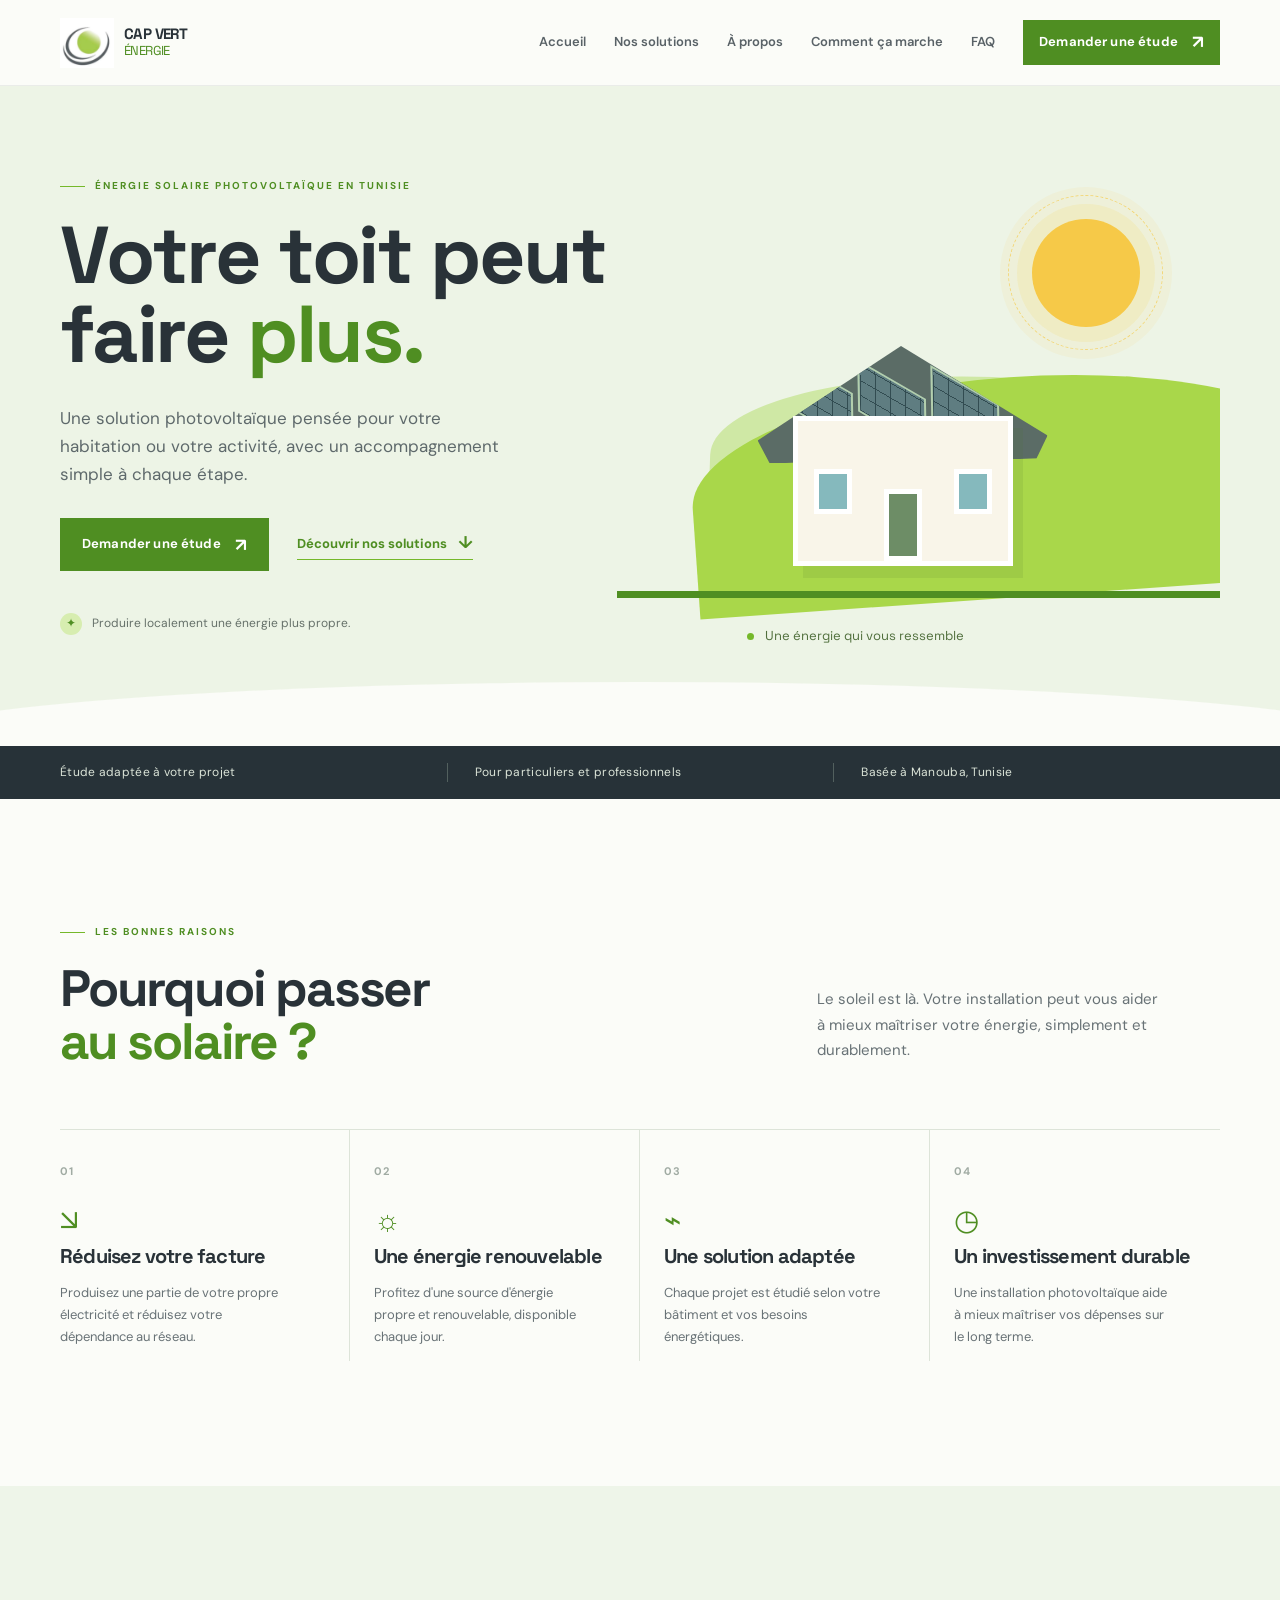
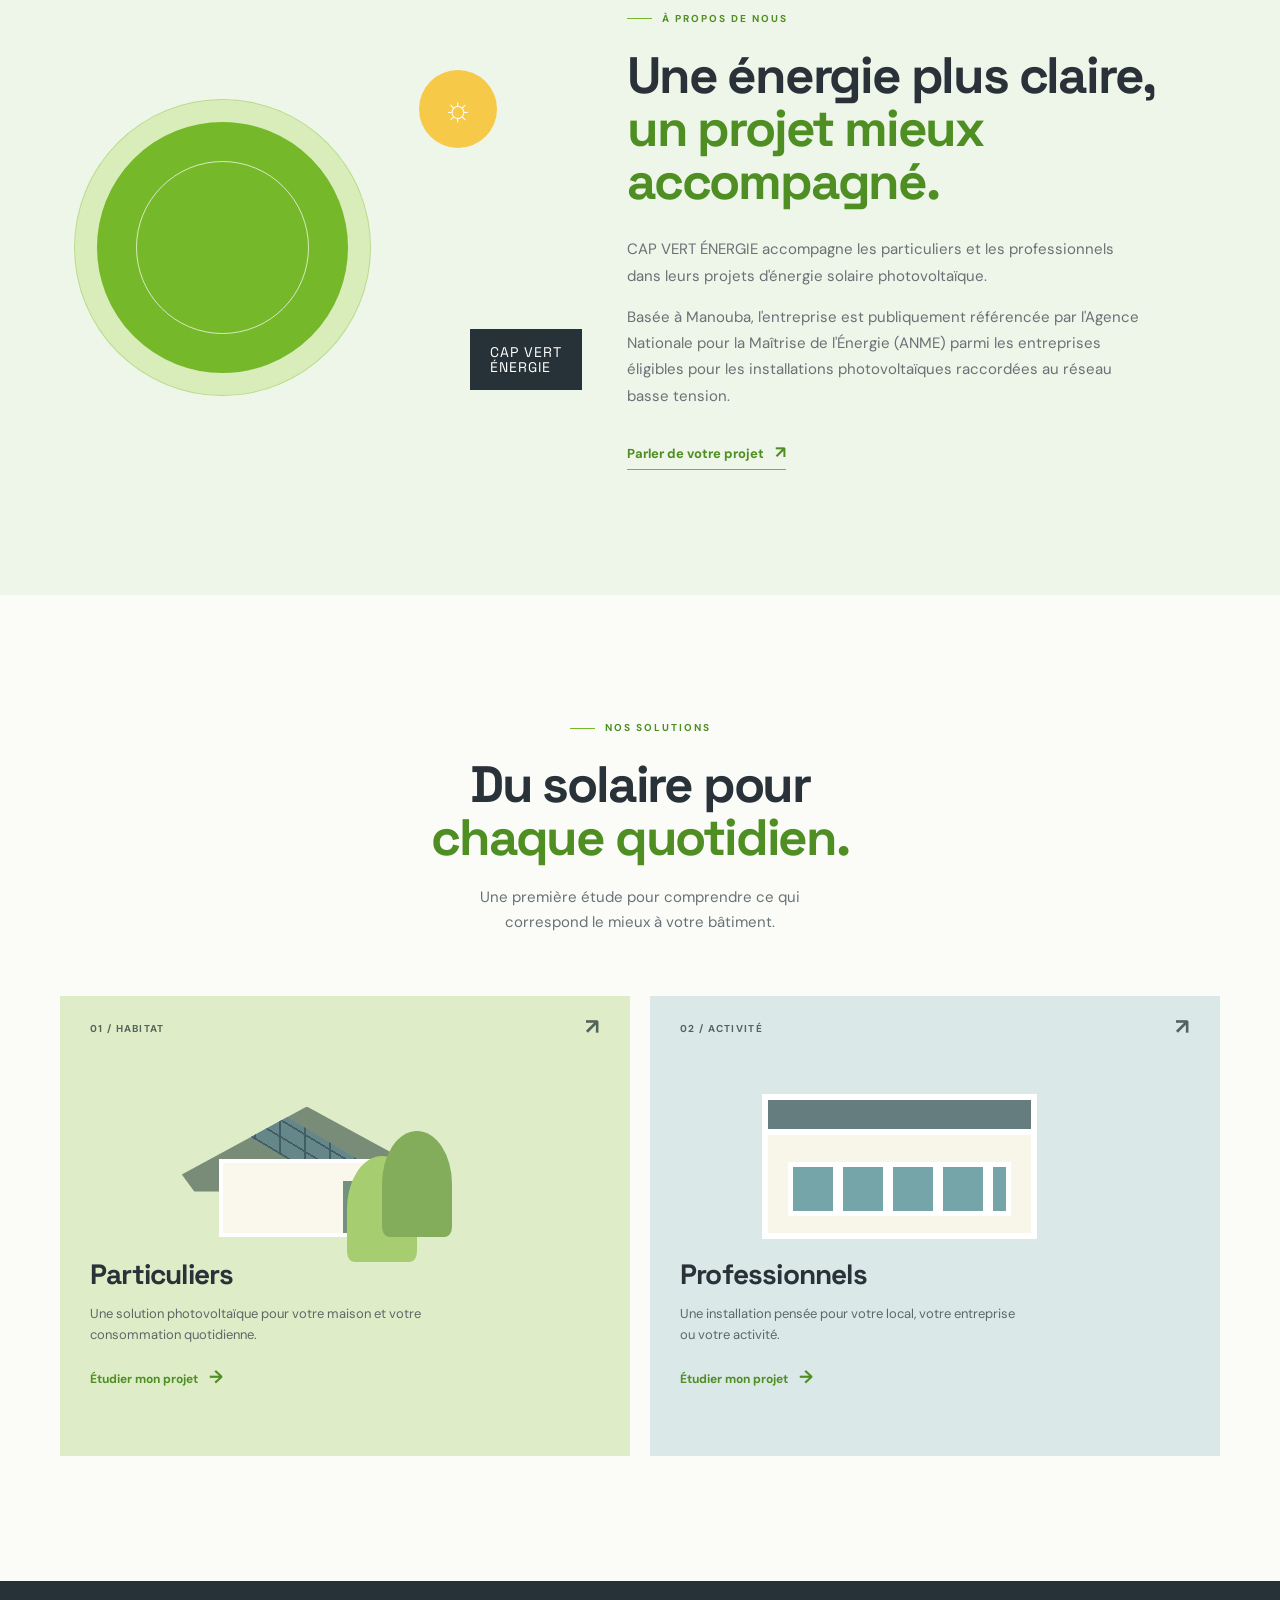
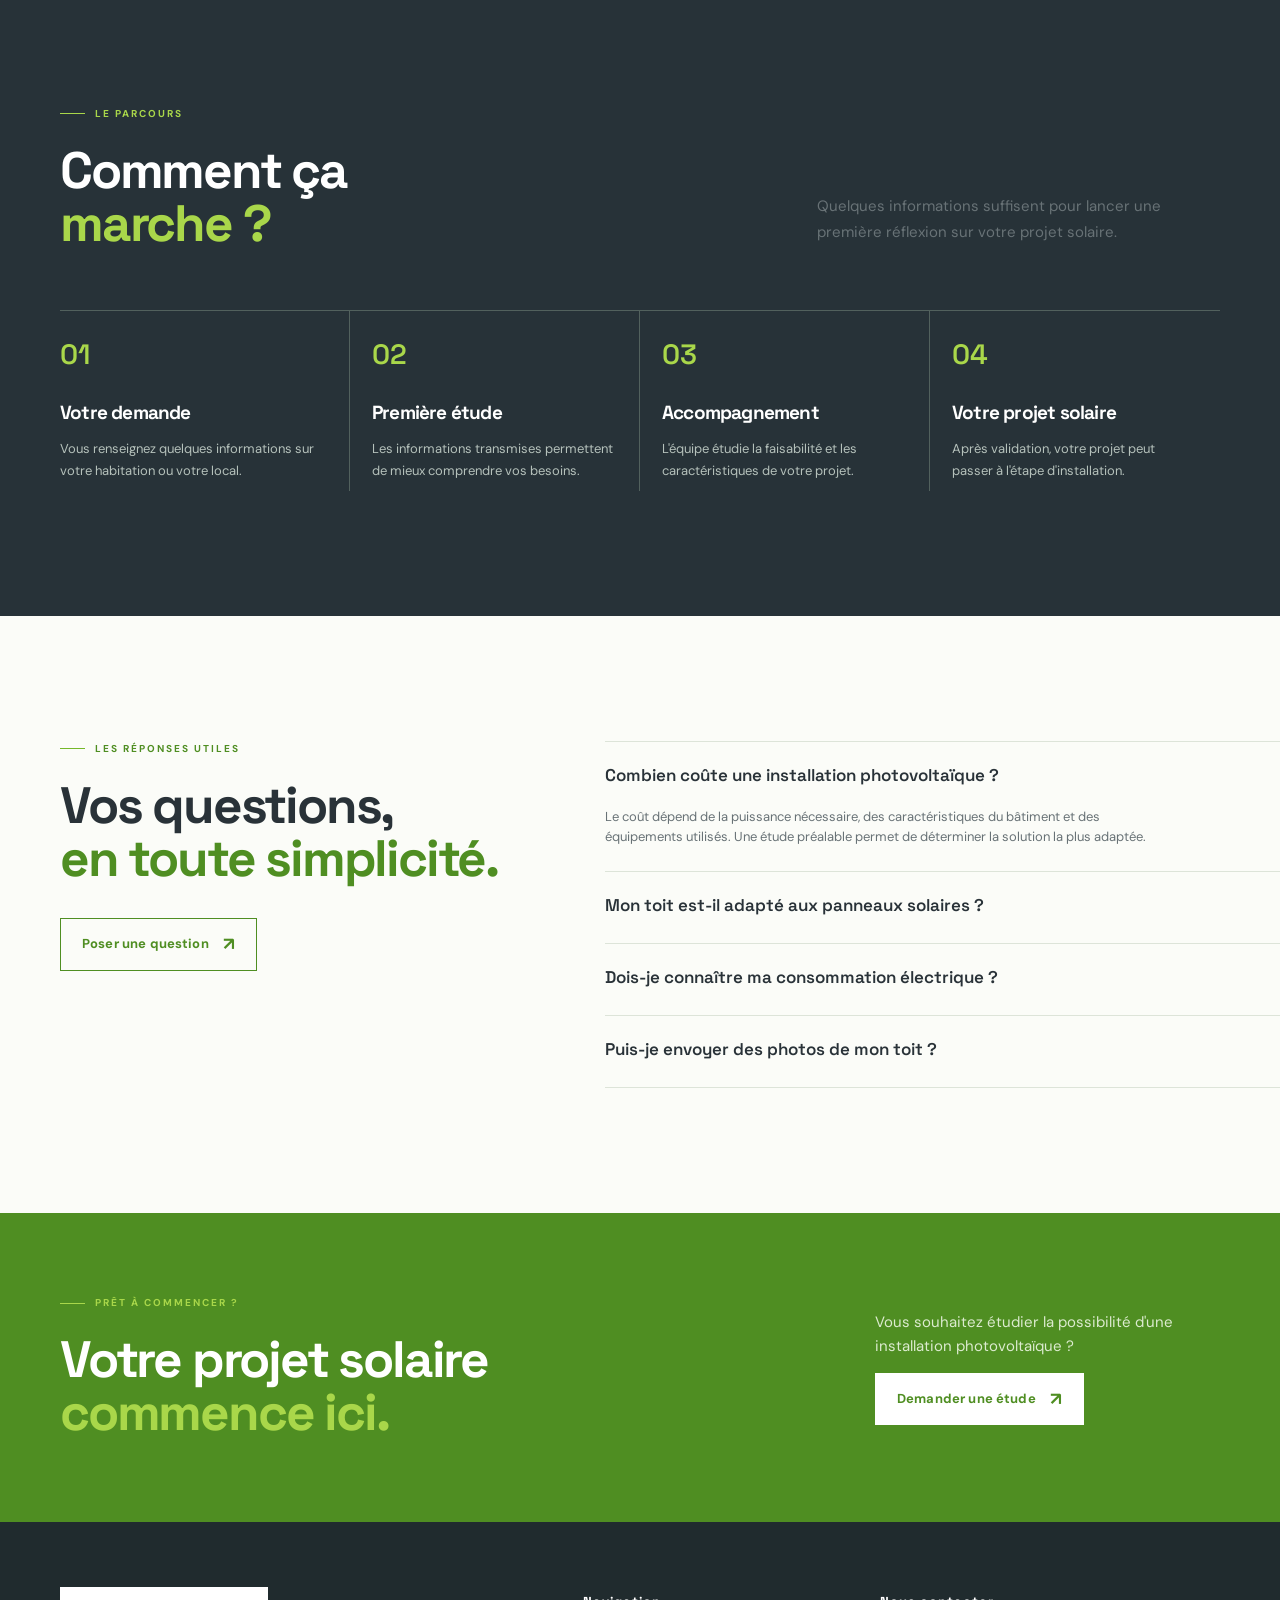
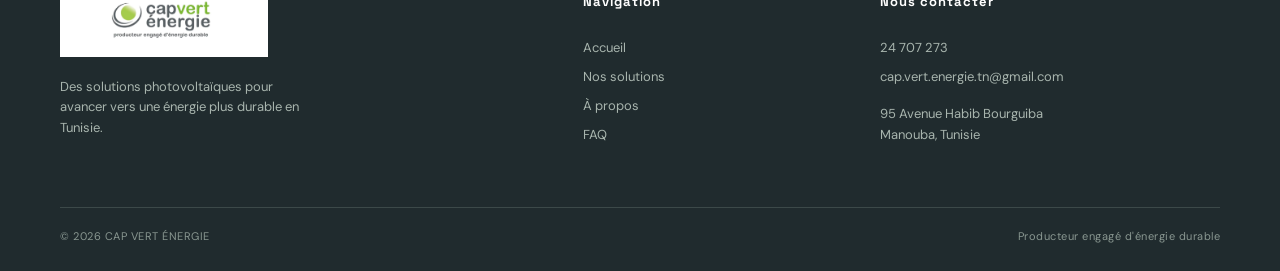
<file: index.html>
<!doctype html>
<html lang="fr">
<head>
  <meta charset="UTF-8">
  <meta name="viewport" content="width=device-width, initial-scale=1.0">
  <meta name="description" content="CAP VERT ÉNERGIE accompagne vos projets photovoltaïques en Tunisie.">
  <title>CAP VERT ÉNERGIE | Énergie solaire en Tunisie</title>
  <link rel="preconnect" href="https://fonts.googleapis.com">
  <link rel="preconnect" href="https://fonts.gstatic.com" crossorigin>
  <link href="https://fonts.googleapis.com/css2?family=DM+Sans:wght@400;500;600;700&family=Space+Grotesk:wght@500;600;700&display=swap" rel="stylesheet">
  <link rel="stylesheet" href="css/style.css">
</head>
<body>
  <a class="skip-link" href="#contenu">Aller au contenu</a>
  <header class="site-header">
    <div class="container nav-wrap">
      <a class="brand" href="index.html" aria-label="CAP VERT ÉNERGIE, accueil">
        <span class="brand-mark"><img src="logo.png" alt="CAP VERT ÉNERGIE" style="width:54px;max-width:100%;height:auto"></span>
        <span class="brand-name"><strong>CAP VERT</strong><span>ÉNERGIE</span></span>
      </a>
      <button class="menu-toggle" type="button" aria-expanded="false" aria-controls="site-nav"><span></span><span></span><span></span><b class="sr-only">Ouvrir le menu</b></button>
      <nav id="site-nav" class="site-nav" aria-label="Navigation principale">
        <a href="#accueil">Accueil</a>
        <a href="#solutions">Nos solutions</a>
        <a href="#apropos">À propos</a>
        <a href="#processus">Comment ça marche</a>
        <a href="#faq">FAQ</a>
        <a class="button button-small" href="demande.html">Demander une étude <span aria-hidden="true">↗</span></a>
      </nav>
    </div>
  </header>

  <main id="contenu">
    <section id="accueil" class="hero">
      <div class="sun-orbit" aria-hidden="true"></div>
      <div class="container hero-grid">
        <div class="hero-copy reveal">
          <p class="eyebrow"><span></span> Énergie solaire photovoltaïque en Tunisie</p>
          <h1>Votre toit peut faire <em>plus.</em></h1>
          <p class="hero-lead">Une solution photovoltaïque pensée pour votre habitation ou votre activité, avec un accompagnement simple à chaque étape.</p>
          <div class="hero-actions">
            <a class="button" href="demande.html">Demander une étude <span aria-hidden="true">↗</span></a>
            <a class="text-link" href="#solutions">Découvrir nos solutions <span aria-hidden="true">↓</span></a>
          </div>
          <div class="hero-note"><span class="note-icon">✦</span><span>Produire localement une énergie plus propre.</span></div>
        </div>
        <div class="solar-scene reveal" aria-label="Illustration d'une maison équipée de panneaux solaires">
          <div class="scene-sun"></div>
          <div class="scene-rays"></div>
          <div class="scene-hill hill-back"></div>
          <div class="scene-hill hill-front"></div>
          <div class="house">
            <div class="roof"><div class="panel panel-one"></div><div class="panel panel-two"></div><div class="panel panel-three"></div></div>
            <div class="house-body"><div class="window window-one"></div><div class="door"></div><div class="window window-two"></div></div>
          </div>
          <div class="scene-ground-line"></div>
          <div class="scene-label"><span class="label-dot"></span> Une énergie qui vous ressemble</div>
        </div>
      </div>
      <div class="hero-edge" aria-hidden="true"></div>
    </section>

    <section class="trust-strip" aria-label="Informations clés">
      <div class="container trust-grid"><span>Étude adaptée à votre projet</span><span>Pour particuliers et professionnels</span><span>Basée à Manouba, Tunisie</span></div>
    </section>

    <section class="section benefits" id="benefices">
      <div class="container">
        <div class="section-heading split-heading"><div><p class="eyebrow"><span></span> Les bonnes raisons</p><h2>Pourquoi passer<br><em>au solaire ?</em></h2></div><p>Le soleil est là. Votre installation peut vous aider à mieux maîtriser votre énergie, simplement et durablement.</p></div>
        <div class="benefit-grid">
          <article class="benefit"><span class="benefit-number">01</span><div class="benefit-icon">↘</div><h3>Réduisez votre facture</h3><p>Produisez une partie de votre propre électricité et réduisez votre dépendance au réseau.</p></article>
          <article class="benefit"><span class="benefit-number">02</span><div class="benefit-icon">☼</div><h3>Une énergie renouvelable</h3><p>Profitez d'une source d'énergie propre et renouvelable, disponible chaque jour.</p></article>
          <article class="benefit"><span class="benefit-number">03</span><div class="benefit-icon">⌁</div><h3>Une solution adaptée</h3><p>Chaque projet est étudié selon votre bâtiment et vos besoins énergétiques.</p></article>
          <article class="benefit"><span class="benefit-number">04</span><div class="benefit-icon">◷</div><h3>Un investissement durable</h3><p>Une installation photovoltaïque aide à mieux maîtriser vos dépenses sur le long terme.</p></article>
        </div>
      </div>
    </section>

    <section class="section about-section" id="apropos">
      <div class="container about-grid"><div class="about-visual"><div class="about-circle"></div><div class="about-sun">☼</div><span class="about-stamp">CAP VERT<br>ÉNERGIE</span></div><div class="about-copy"><p class="eyebrow"><span></span> À propos de nous</p><h2>Une énergie plus claire,<br><em>un projet mieux accompagné.</em></h2><p>CAP VERT ÉNERGIE accompagne les particuliers et les professionnels dans leurs projets d'énergie solaire photovoltaïque.</p><p>Basée à Manouba, l'entreprise est publiquement référencée par l'Agence Nationale pour la Maîtrise de l'Énergie (ANME) parmi les entreprises éligibles pour les installations photovoltaïques raccordées au réseau basse tension.</p><a class="text-link dark-link" href="demande.html">Parler de votre projet <span aria-hidden="true">↗</span></a></div></div>
    </section>

    <section class="section solutions" id="solutions">
      <div class="container"><div class="section-heading centered"><p class="eyebrow"><span></span> Nos solutions</p><h2>Du solaire pour<br><em>chaque quotidien.</em></h2><p>Une première étude pour comprendre ce qui correspond le mieux à votre bâtiment.</p></div><div class="solution-grid"><article class="solution-card home-card"><div class="card-top"><span>01 / HABITAT</span><span class="card-arrow">↗</span></div><div class="card-illustration"><div class="mini-house"><div class="mini-roof"></div><div class="mini-wall"></div><div class="mini-tree"></div></div></div><h3>Particuliers</h3><p>Une solution photovoltaïque pour votre maison et votre consommation quotidienne.</p><a href="demande.html">Étudier mon projet <span>→</span></a></article><article class="solution-card pro-card"><div class="card-top"><span>02 / ACTIVITÉ</span><span class="card-arrow">↗</span></div><div class="card-illustration"><div class="mini-building"><div class="mini-building-roof"></div><div class="mini-windows"></div></div></div><h3>Professionnels</h3><p>Une installation pensée pour votre local, votre entreprise ou votre activité.</p><a href="demande.html">Étudier mon projet <span>→</span></a></article></div></div>
    </section>

    <section class="section process-section" id="processus"><div class="container"><div class="section-heading split-heading process-heading"><div><p class="eyebrow"><span></span> Le parcours</p><h2>Comment ça<br><em>marche ?</em></h2></div><p>Quelques informations suffisent pour lancer une première réflexion sur votre projet solaire.</p></div><div class="process-grid"><article><span class="step-index">01</span><h3>Votre demande</h3><p>Vous renseignez quelques informations sur votre habitation ou votre local.</p></article><article><span class="step-index">02</span><h3>Première étude</h3><p>Les informations transmises permettent de mieux comprendre vos besoins.</p></article><article><span class="step-index">03</span><h3>Accompagnement</h3><p>L'équipe étudie la faisabilité et les caractéristiques de votre projet.</p></article><article><span class="step-index">04</span><h3>Votre projet solaire</h3><p>Après validation, votre projet peut passer à l'étape d'installation.</p></article></div></div></section>

    <section class="section faq-section" id="faq"><div class="container faq-grid"><div><p class="eyebrow"><span></span> Les réponses utiles</p><h2>Vos questions,<br><em>en toute simplicité.</em></h2><a class="button button-outline" href="demande.html">Poser une question <span aria-hidden="true">↗</span></a></div><div class="faq-list"><details open><summary>Combien coûte une installation photovoltaïque ? <span>+</span></summary><p>Le coût dépend de la puissance nécessaire, des caractéristiques du bâtiment et des équipements utilisés. Une étude préalable permet de déterminer la solution la plus adaptée.</p></details><details><summary>Mon toit est-il adapté aux panneaux solaires ? <span>+</span></summary><p>La surface disponible, l'orientation, l'inclinaison et l'ombrage sont notamment pris en compte.</p></details><details><summary>Dois-je connaître ma consommation électrique ? <span>+</span></summary><p>Non. Vous pouvez simplement renseigner les informations dont vous disposez.</p></details><details><summary>Puis-je envoyer des photos de mon toit ? <span>+</span></summary><p>Oui. Les photos peuvent fournir des informations supplémentaires sur la zone d'installation.</p></details></div></div></section>

    <section class="cta-section"><div class="container cta-inner"><div><p class="eyebrow light"><span></span> Prêt à commencer ?</p><h2>Votre projet solaire<br><em>commence ici.</em></h2></div><div><p>Vous souhaitez étudier la possibilité d'une installation photovoltaïque ?</p><a class="button button-light" href="demande.html">Demander une étude <span aria-hidden="true">↗</span></a></div></div></section>
  </main>

  <footer class="site-footer"><div class="container footer-grid"><div class="footer-brand"><img src="logo.jpg" alt="CAP VERT ÉNERGIE"><p>Des solutions photovoltaïques pour avancer vers une énergie plus durable en Tunisie.</p></div><div class="footer-links"><h3>Navigation</h3><a href="#accueil">Accueil</a><a href="#solutions">Nos solutions</a><a href="#apropos">À propos</a><a href="#faq">FAQ</a></div><div class="footer-contact"><h3>Nous contacter</h3><a href="tel:+21624707273">24 707 273</a><a href="mailto:cap.vert.energie.tn@gmail.com">cap.vert.energie.tn@gmail.com</a><p>95 Avenue Habib Bourguiba<br>Manouba, Tunisie</p></div></div><div class="container footer-bottom"><span>© 2026 CAP VERT ÉNERGIE</span><span>Producteur engagé d'énergie durable</span></div></footer>
  <script src="js/script.js"></script>
</body>
</html>
</file>
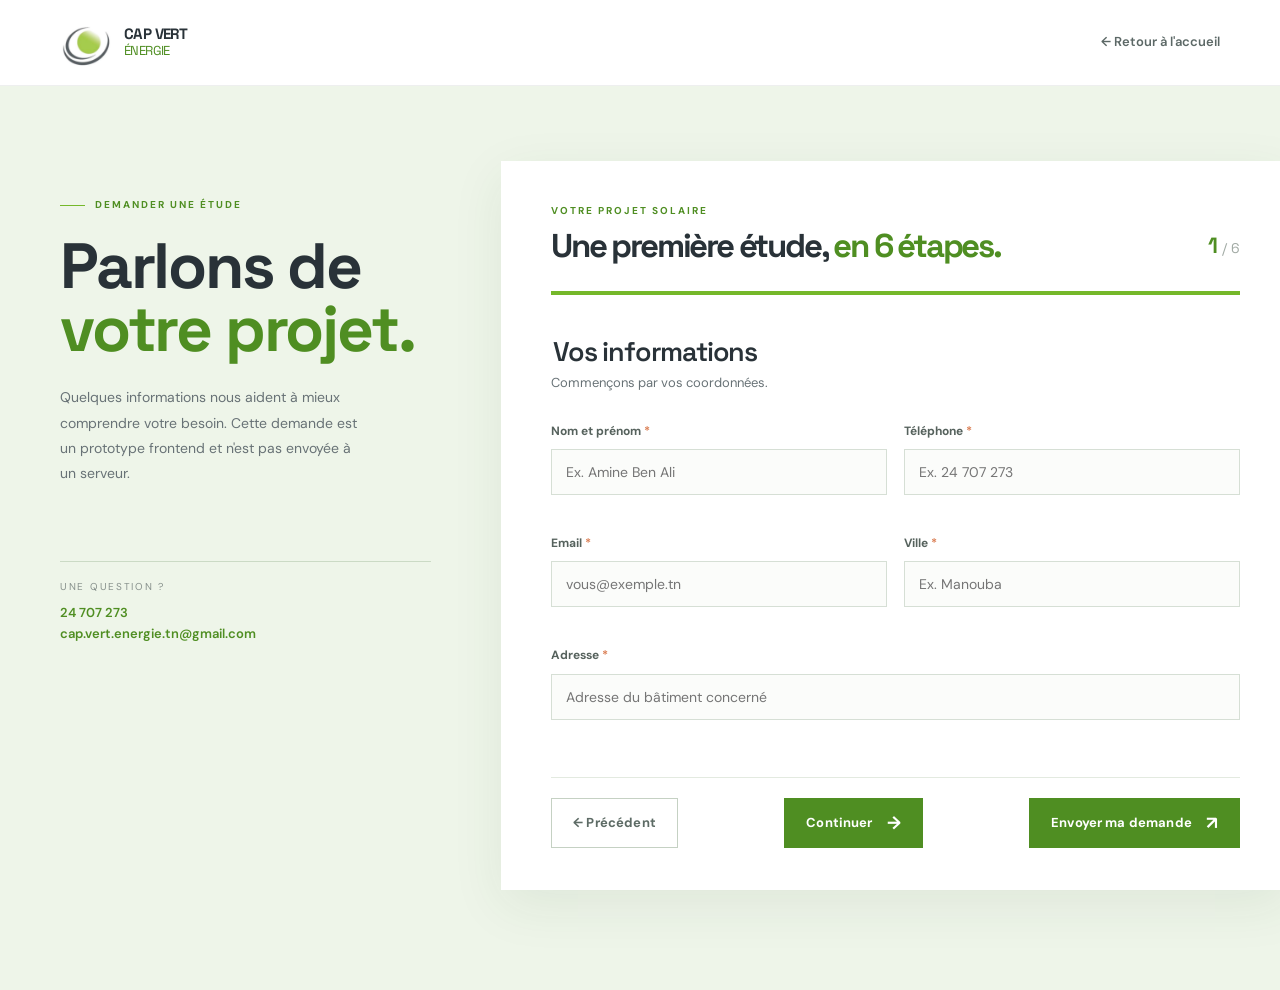
<file: demande.html>
<!doctype html>
<html lang="fr">
<head>
  <meta charset="UTF-8">
  <meta name="viewport" content="width=device-width, initial-scale=1.0">
  <meta name="description" content="Demandez une première étude photovoltaïque auprès de CAP VERT ÉNERGIE.">
  <title>Demander une étude | CAP VERT ÉNERGIE</title>
  <link rel="preconnect" href="https://fonts.googleapis.com">
  <link rel="preconnect" href="https://fonts.gstatic.com" crossorigin>
  <link href="https://fonts.googleapis.com/css2?family=DM+Sans:wght@400;500;600;700&family=Space+Grotesk:wght@500;600;700&display=swap" rel="stylesheet">
  <link rel="stylesheet" href="css/style.css">
</head>
<body class="form-page">
  <a class="skip-link" href="#contenu">Aller au contenu</a>
  <header class="site-header">
    <div class="container nav-wrap">
      <a class="brand" href="index.html" aria-label="CAP VERT ÉNERGIE, accueil"><span class="brand-mark"><img src="logo.png" alt="CAP VERT ÉNERGIE" style="width:54px;max-width:100%;height:auto"></span><span class="brand-name"><strong>CAP VERT</strong><span>ÉNERGIE</span></span></a>
      <a class="back-link" href="index.html"><span aria-hidden="true">←</span> Retour à l'accueil</a>
    </div>
  </header>
  <main id="contenu" class="form-main">
    <div class="container form-layout">
      <aside class="form-intro"><p class="eyebrow"><span></span> Demander une étude</p><h1>Parlons de<br><em>votre projet.</em></h1><p>Quelques informations nous aident à mieux comprendre votre besoin. Cette demande est un prototype frontend et n'est pas envoyée à un serveur.</p><div class="form-contact"><span>Une question ?</span><a href="tel:+21624707273">24 707 273</a><a href="mailto:cap.vert.energie.tn@gmail.com">cap.vert.energie.tn@gmail.com</a></div></aside>
      <section class="form-panel" aria-labelledby="form-title"><div class="form-panel-head"><div><p class="eyebrow">Votre projet solaire</p><h2 id="form-title">Une première étude, <em>en 6 étapes.</em></h2></div><span class="step-counter"><strong id="current-step">1</strong> / 6</span></div><div class="progress-bar"><span id="progress-fill"></span></div>
        <form id="project-form" novalidate>
          <fieldset class="form-step is-active" data-step="1"><legend>Vos informations</legend><p class="step-help">Commençons par vos coordonnées.</p><div class="field-grid"><label>Nom et prénom <span>*</span><input type="text" name="fullname" autocomplete="name" required placeholder="Ex. Amine Ben Ali"><small class="error-message"></small></label><label>Téléphone <span>*</span><input type="tel" name="phone" autocomplete="tel" required placeholder="Ex. 24 707 273"><small class="error-message"></small></label><label>Email <span>*</span><input type="email" name="email" autocomplete="email" required placeholder="vous@exemple.tn"><small class="error-message"></small></label><label>Ville <span>*</span><input type="text" name="city" autocomplete="address-level2" required placeholder="Ex. Manouba"><small class="error-message"></small></label><label class="full-width">Adresse <span>*</span><input type="text" name="address" autocomplete="street-address" required placeholder="Adresse du bâtiment concerné"><small class="error-message"></small></label></div></fieldset>
          <fieldset class="form-step" data-step="2"><legend>Votre propriété</legend><p class="step-help">Quelques détails sur le bâtiment concerné.</p><div class="field-grid"><label>Type de propriété <span>*</span><select name="propertyType" required><option value="">Sélectionner</option><option>Maison</option><option>Appartement</option><option>Local professionnel</option><option>Bâtiment industriel</option><option>Autre</option></select><small class="error-message"></small></label><label>Statut <span>*</span><select name="status" required><option value="">Sélectionner</option><option>Propriétaire</option><option>Locataire</option></select><small class="error-message"></small></label><label class="number-field">Surface approximative du bâtiment <span>*</span><div class="input-suffix"><input type="number" name="buildingArea" min="1" required placeholder="Ex. 120"><span>m²</span></div><small class="error-message"></small></label></div></fieldset>
          <fieldset class="form-step" data-step="3"><legend>Votre toiture</legend><p class="step-help">Ces éléments permettent de mieux imaginer la zone d'installation.</p><div class="field-grid"><label>Type de toiture <span>*</span><select name="roofType" required><option value="">Sélectionner</option><option>Plate</option><option>Inclinée</option><option>Autre</option><option>Je ne sais pas</option></select><small class="error-message"></small></label><label class="number-field">Surface approximative disponible <div class="input-suffix"><input type="number" name="roofArea" min="1" placeholder="Ex. 60"><span>m²</span></div><small class="error-message"></small></label><label>Orientation <span>*</span><select name="orientation" required><option value="">Sélectionner</option><option>Sud</option><option>Est</option><option>Ouest</option><option>Nord</option><option>Je ne sais pas</option></select><small class="error-message"></small></label><label>Présence d'ombre <span>*</span><select name="shade" required><option value="">Sélectionner</option><option>Oui</option><option>Non</option><option>Partiellement</option><option>Je ne sais pas</option></select><small class="error-message"></small></label></div></fieldset>
          <fieldset class="form-step" data-step="4"><legend>Votre consommation</legend><p class="step-help">Une estimation suffit, si vous l'avez sous la main.</p><div class="field-grid"><fieldset class="choice-field full-width"><legend>Connaissez-vous votre consommation électrique annuelle ? <span>*</span></legend><div class="choice-row"><label><input type="radio" name="knowsConsumption" value="Oui" required> Oui</label><label><input type="radio" name="knowsConsumption" value="Non"> Non</label></div><small class="error-message"></small></fieldset><label class="number-field">Consommation annuelle approximative <div class="input-suffix"><input type="number" name="annualConsumption" min="1" placeholder="Ex. 4500"><span>kWh</span></div><small class="error-message"></small></label><label class="number-field">Montant approximatif de la facture <div class="input-suffix"><input type="number" name="billAmount" min="1" placeholder="Ex. 180"><span>DT / mois</span></div><small class="error-message"></small></label></div></fieldset>
          <fieldset class="form-step" data-step="5"><legend>Quelques photos</legend><p class="step-help">Ajoutez des photos de votre toit ou de la zone d'installation. Elles restent dans votre navigateur pour ce prototype.</p><label class="upload-zone" for="photos"><span class="upload-icon">＋</span><strong>Choisir des photos</strong><span>JPG ou PNG, plusieurs fichiers possibles</span><input id="photos" type="file" name="photos" accept="image/png,image/jpeg" multiple></label><div id="photo-preview" class="photo-preview" aria-live="polite"></div></fieldset>
          <fieldset class="form-step" data-step="6"><legend>Votre projet</legend><p class="step-help">Une dernière précision avant de terminer.</p><label>Parlez-nous de votre projet<textarea name="message" rows="7" placeholder="Décrivez brièvement votre besoin ou ajoutez toute information qui pourrait nous être utile."></textarea></label><label class="consent"><input type="checkbox" name="consent" required><span>J'accepte que les informations saisies soient utilisées uniquement dans le cadre de cette démonstration frontend. <b>*</b></span></label><small class="error-message consent-error"></small></fieldset>
          <div class="form-actions"><button class="button button-ghost" type="button" id="previous-step" hidden>← Précédent</button><button class="button" type="button" id="next-step">Continuer <span aria-hidden="true">→</span></button><button class="button" type="submit" id="submit-form" hidden>Envoyer ma demande <span aria-hidden="true">↗</span></button></div>
        </form>
        <div id="success-message" class="success-message" hidden><div class="success-mark">✓</div><p class="eyebrow">C'est noté</p><h2>Votre demande a bien été enregistrée.</h2><p>Merci pour votre intérêt envers CAP VERT ÉNERGIE. Les informations de votre projet ont été prises en compte dans ce prototype.</p><a class="button" href="index.html">Retour à l'accueil <span aria-hidden="true">↗</span></a></div>
      </section>
    </div>
  </main>
  <script src="js/script.js"></script>
</body>
</html>
</file>
<file: css/style.css>
:root{--ink:#293238;--muted:#687276;--green:#75b82a;--green-dark:#4f8e22;--lime:#a9d74a;--sun:#f6c948;--paper:#fbfcf8;--line:#dde4d9;--dark:#273238;--white:#fff;--serif:'Space Grotesk',sans-serif;--body:'DM Sans',sans-serif}*{box-sizing:border-box}html{scroll-behavior:smooth}body{margin:0;color:var(--ink);background:var(--paper);font-family:var(--body);font-size:16px;line-height:1.6}body,button,input,select,textarea{font-family:var(--body)}a{color:inherit;text-decoration:none}button{cursor:pointer}img{max-width:100%;display:block}.container{width:min(1160px,calc(100% - 48px));margin:0 auto}.skip-link{position:absolute;left:20px;top:-50px;background:var(--dark);color:#fff;padding:10px 16px;z-index:100}.skip-link:focus{top:15px}.sr-only{position:absolute;width:1px;height:1px;padding:0;margin:-1px;overflow:hidden;clip:rect(0,0,0,0);white-space:nowrap;border:0}.site-header{height:86px;background:rgba(251,252,248,.95);border-bottom:1px solid rgba(41,50,56,.08);position:relative;z-index:10}.nav-wrap{height:100%;display:flex;align-items:center;justify-content:space-between}.brand{display:flex;align-items:center;gap:10px}.brand-mark{width:54px;height:50px;overflow:hidden;display:flex;align-items:center;justify-content:center}.brand-mark img{width:185px;max-width:none;height:auto}.brand-name{display:grid;color:var(--ink);font-family:var(--serif);font-size:14px;line-height:.95;letter-spacing:-.6px}.brand-name strong{font-size:15px}.brand-name span{font-size:13px;margin-top:4px;color:var(--green-dark)}.site-nav{display:flex;align-items:center;gap:28px;font-size:13px;font-weight:600;color:#596267}.site-nav a:not(.button):hover,.back-link:hover{color:var(--green-dark)}.button{display:inline-flex;align-items:center;justify-content:center;gap:14px;padding:15px 21px;background:var(--green-dark);border:1px solid var(--green-dark);color:#fff;font-size:13px;font-weight:700;letter-spacing:.15px;transition:transform .2s ease,background .2s ease,box-shadow .2s ease}.button:hover{background:#3e741b;transform:translateY(-2px);box-shadow:0 8px 20px rgba(79,142,34,.18)}.button-small{padding:11px 15px}.button span{font-size:18px;line-height:1}.menu-toggle{display:none;background:none;border:0;padding:10px}.menu-toggle span{display:block;width:24px;height:2px;background:var(--ink);margin:5px}.hero{position:relative;overflow:hidden;background:#edf4e6;min-height:660px;padding:92px 0 75px}.hero-grid{display:grid;grid-template-columns:48% 52%;align-items:center;position:relative;z-index:1}.hero-copy{padding-bottom:26px}.eyebrow{text-transform:uppercase;letter-spacing:2px;font-size:10px;font-weight:700;color:var(--green-dark);display:flex;align-items:center;gap:10px;margin:0 0 22px}.eyebrow span{display:inline-block;width:25px;height:1px;background:var(--green)}h1,h2,h3{font-family:var(--serif);letter-spacing:-2.2px;margin:0;color:var(--ink)}h1{font-size:clamp(52px,6.3vw,86px);line-height:.98;max-width:600px}h2{font-size:clamp(38px,4vw,58px);line-height:1.04}h3{letter-spacing:-.8px}em{color:var(--green-dark);font-style:normal}.hero-lead{font-size:17px;line-height:1.65;max-width:465px;color:#5e696b;margin:30px 0}.hero-actions{display:flex;align-items:center;gap:28px}.text-link{font-size:13px;font-weight:700;border-bottom:1px solid var(--green);padding-bottom:3px;color:var(--green-dark)}.text-link span{font-size:17px;padding-left:8px}.hero-note{display:flex;align-items:center;gap:10px;color:#66716a;font-size:12px;margin-top:42px}.note-icon{width:22px;height:22px;border-radius:50%;background:#d7edb0;color:var(--green-dark);display:inline-flex;align-items:center;justify-content:center}.solar-scene{height:470px;position:relative;overflow:hidden}.scene-sun{position:absolute;top:35px;right:80px;width:108px;height:108px;border-radius:50%;background:var(--sun);box-shadow:0 0 0 15px rgba(246,201,72,.14),0 0 0 32px rgba(246,201,72,.08)}.scene-rays{position:absolute;top:11px;right:57px;width:155px;height:155px;border:1px dashed rgba(246,201,72,.65);border-radius:50%}.scene-hill{position:absolute;border-radius:50% 50% 0 0}.hill-back{bottom:102px;right:-50px;width:560px;height:175px;background:#cfe8a5;transform:rotate(2deg)}.hill-front{bottom:57px;left:75px;width:650px;height:220px;background:#a9d74a;transform:rotate(-4deg)}.house{position:absolute;bottom:88px;left:140px;width:290px;height:220px;z-index:2}.roof{position:absolute;top:0;left:0;width:290px;height:115px;background:#5b6c66;clip-path:polygon(50% 0,100% 80%,96% 100%,4% 100%,0 80%);padding:26px 28px 0;display:flex;gap:5px;transform:rotate(-1deg)}.panel{height:52px;width:68px;background:repeating-linear-gradient(90deg,#314b51 0 1px,transparent 1px 15px),repeating-linear-gradient(0deg,#314b51 0 1px,transparent 1px 15px),#607f83;border:2px solid #b9d5b2;transform:skewY(31deg);opacity:.95}.panel-two{margin-top:7px}.panel-three{margin-top:14px}.house-body{position:absolute;left:36px;bottom:0;width:220px;height:150px;background:#f9f5e9;border:5px solid #fff;box-shadow:10px 12px 0 rgba(73,115,46,.12);display:flex;align-items:center;justify-content:space-around}.window{width:38px;height:45px;background:#85b9bd;border:5px solid #fff}.door{width:38px;height:72px;background:#6d8d66;border:5px solid #fff;align-self:flex-end}.scene-ground-line{position:absolute;bottom:56px;left:0;width:100%;height:7px;background:#4f8e22;z-index:3}.scene-label{position:absolute;bottom:8px;left:130px;font-family:var(--serif);font-size:13px;color:#4f6e3b;z-index:3}.label-dot{display:inline-block;width:7px;height:7px;border-radius:50%;background:var(--green);margin-right:8px}.hero-edge{position:absolute;bottom:-1px;left:-5%;width:110%;height:100px;background:var(--paper);clip-path:ellipse(55% 65% at 50% 100%)}.trust-strip{background:var(--dark);color:#dbe4d8;font-size:12px;letter-spacing:.3px}.trust-grid{display:grid;grid-template-columns:repeat(3,1fr);padding:17px 0}.trust-grid span{padding-left:27px;border-left:1px solid #52605e}.trust-grid span:first-child{border:0;padding-left:0}.section{padding:125px 0}.section-heading{margin-bottom:60px}.section-heading p:not(.eyebrow){max-width:345px;color:var(--muted);font-size:15px;line-height:1.7}.split-heading{display:flex;justify-content:space-between;align-items:end}.split-heading>p{margin:0 5% 5px 0}.benefit-grid{display:grid;grid-template-columns:repeat(4,1fr);border-top:1px solid var(--line)}.benefit{padding:27px 24px 12px 0;border-right:1px solid var(--line);position:relative}.benefit+.benefit{padding-left:24px}.benefit:last-child{border-right:0}.benefit-number{color:#a0aba3;font-size:11px;font-weight:700;letter-spacing:1px}.benefit-icon{color:var(--green-dark);font-size:29px;height:58px;padding-top:15px}.benefit h3{font-size:20px;margin-bottom:10px}.benefit p{font-size:13px;color:var(--muted);line-height:1.7;margin:0;max-width:220px}.about-section{background:#eef5e9}.about-grid{display:grid;grid-template-columns:45% 55%;align-items:center}.about-visual{height:370px;position:relative;overflow:hidden}.about-circle{position:absolute;left:15px;top:45px;width:295px;height:295px;border-radius:50%;background:var(--green);border:22px solid #d9edba;box-shadow:0 0 0 1px #b9db8b}.about-circle:after{content:'';position:absolute;inset:39px;border:1px solid rgba(255,255,255,.7);border-radius:50%}.about-sun{position:absolute;right:85px;top:15px;width:78px;height:78px;border-radius:50%;background:var(--sun);display:flex;align-items:center;justify-content:center;color:#fff;font-size:33px}.about-stamp{position:absolute;right:0;bottom:35px;padding:16px 20px;background:var(--dark);color:#fff;font-family:var(--serif);font-size:14px;line-height:1.05;letter-spacing:1px}.about-copy{padding-left:45px}.about-copy h2{margin-bottom:28px}.about-copy>p:not(.eyebrow){font-size:15px;color:var(--muted);max-width:520px;line-height:1.75}.dark-link{display:inline-block;margin-top:15px}.centered{text-align:center}.centered .eyebrow{justify-content:center}.centered>p:last-child{margin:20px auto 0}.solution-grid{display:grid;grid-template-columns:1fr 1fr;gap:20px}.solution-card{padding:25px 30px 30px;min-height:460px;position:relative;overflow:hidden}.home-card{background:#deedc8}.pro-card{background:#dae8e7}.card-top{display:flex;justify-content:space-between;color:#53645a;font-size:10px;font-weight:700;letter-spacing:1.3px;position:relative;z-index:2}.card-arrow{font-size:22px;line-height:12px}.card-illustration{height:215px;position:relative}.mini-house{position:absolute;left:18%;bottom:15px;width:250px;height:130px}.mini-roof{position:absolute;top:0;left:0;width:250px;height:85px;background:#798c78;clip-path:polygon(50% 0,100% 80%,95% 100%,5% 100%,0 80%)}.mini-roof:after{content:'';position:absolute;left:47px;top:20px;width:150px;height:42px;background:repeating-linear-gradient(90deg,#425e64 0 2px,transparent 2px 25px),repeating-linear-gradient(0deg,#425e64 0 2px,transparent 2px 17px),#66878a;transform:skewY(31deg)}.mini-wall{position:absolute;left:37px;bottom:0;width:175px;height:78px;background:#faf7ed;border:4px solid #fff}.mini-wall:after{content:'';position:absolute;right:16px;bottom:0;width:31px;height:52px;background:#72927d}.mini-tree{position:absolute;right:-20px;bottom:0;width:70px;height:106px;border-radius:50% 50% 10% 10%;background:#83ad5a;box-shadow:-35px 25px 0 #a6ce71}.mini-building{position:absolute;left:16%;bottom:13px;width:275px;height:145px;background:#f8f6e9;border:6px solid #fff}.mini-building-roof{height:35px;background:#667d80;border-bottom:6px solid #fff}.mini-windows{margin:27px 20px;height:54px;background:repeating-linear-gradient(90deg,#75a5a8 0 40px,#fff 40px 50px);border:5px solid #fff}.solution-card h3{font-size:28px;margin-bottom:8px}.solution-card p{font-size:13px;color:#5c6866;max-width:350px;margin:0 0 17px}.solution-card>a{font-size:12px;font-weight:700;color:var(--green-dark)}.solution-card>a span{font-size:18px;margin-left:8px}.process-section{background:var(--dark);color:#fff}.process-section h2{color:#fff}.process-section em{color:var(--lime)}.process-section .eyebrow,.light{color:var(--lime)}.process-section .eyebrow span,.light span{background:var(--lime)}.process-heading>p{color:#b5c1bb}.process-grid{display:grid;grid-template-columns:repeat(4,1fr);border-top:1px solid #52615d}.process-grid article{padding:25px 22px 8px 0;border-right:1px solid #52615d}.process-grid article+article{padding-left:22px}.process-grid article:last-child{border-right:0}.step-index{color:var(--lime);font:600 28px var(--serif)}.process-grid h3{color:#fff;font-size:19px;margin:26px 0 10px}.process-grid p{color:#b5c1bb;font-size:13px;line-height:1.7;margin:0}.faq-grid{display:grid;grid-template-columns:38% 62%;gap:9%;align-items:start}.faq-grid h2{margin-bottom:33px}.button-outline{background:transparent;color:var(--green-dark);border-color:var(--green-dark)}.faq-list{border-top:1px solid var(--line)}details{border-bottom:1px solid var(--line);padding:20px 0}summary{list-style:none;cursor:pointer;font-family:var(--serif);font-size:17px;font-weight:600;display:flex;justify-content:space-between;gap:20px}summary::-webkit-details-marker{display:none}summary span{font:400 24px var(--body);color:var(--green-dark);transition:transform .2s}details[open] summary span{transform:rotate(45deg)}details p{font-size:13px;color:var(--muted);max-width:570px;margin:14px 35px 3px 0}.cta-section{background:var(--green-dark);color:#fff;padding:82px 0}.cta-inner{display:flex;align-items:center;justify-content:space-between;gap:40px}.cta-inner h2{color:#fff}.cta-inner em{color:var(--lime)}.cta-inner>div:last-child{max-width:345px}.cta-inner>div:last-child p{font-size:15px;color:#dcebcf;margin-top:0}.button-light{background:#fff;border-color:#fff;color:var(--green-dark)}.button-light:hover{background:#eff8e6;color:var(--green-dark)}.site-footer{background:#202b2e;color:#d3ddd4;padding:65px 0 25px}.footer-grid{display:grid;grid-template-columns:2fr 1fr 1.5fr;gap:70px;padding-bottom:55px}.footer-brand img{width:208px;height:70px;object-fit:cover;object-position:center;background:#fff;margin-bottom:20px}.footer-brand p{color:#a8b5ae;font-size:13px;max-width:260px}.site-footer h3{color:#fff;font-size:13px;letter-spacing:1px;margin:5px 0 18px}.footer-links,.footer-contact{display:flex;flex-direction:column;align-items:flex-start;gap:8px;font-size:13px}.footer-links a,.footer-contact a,.footer-contact p{color:#a8b5ae}.footer-links a:hover,.footer-contact a:hover{color:var(--lime)}.footer-contact p{margin:8px 0 0}.footer-bottom{border-top:1px solid #3c4949;padding-top:20px;display:flex;justify-content:space-between;color:#899791;font-size:11px;letter-spacing:.5px}.reveal{animation:rise .75s ease both}@keyframes rise{from{opacity:0;transform:translateY(14px)}to{opacity:1;transform:none}}.form-page{background:#eef5e9;min-height:100vh}.form-page .site-header{background:#fff}.back-link{color:#5c6866;font-size:13px;font-weight:600}.form-main{padding:75px 0 100px}.form-layout{display:grid;grid-template-columns:32% 68%;align-items:start;gap:70px}.form-intro{padding-top:36px}.form-intro h1{font-size:clamp(48px,5vw,70px);margin-bottom:25px}.form-intro>p:not(.eyebrow){color:var(--muted);font-size:14px;line-height:1.8;max-width:300px}.form-contact{border-top:1px solid #cbdac5;margin-top:75px;padding-top:17px;display:flex;flex-direction:column;align-items:flex-start;font-size:13px}.form-contact span{font-size:10px;text-transform:uppercase;letter-spacing:1.7px;color:#87918c;margin-bottom:8px}.form-contact a{color:var(--green-dark);font-weight:600}.form-panel{background:#fff;padding:42px 50px;box-shadow:0 15px 50px rgba(43,71,39,.08)}.form-panel-head{display:flex;justify-content:space-between;align-items:end;margin-bottom:28px}.form-panel-head .eyebrow{margin-bottom:10px}.form-panel-head h2{font-size:33px}.step-counter{font-family:var(--serif);font-size:14px;color:#a1aaa4}.step-counter strong{font-size:22px;color:var(--green-dark)}.progress-bar{height:4px;background:#e9eee8;margin-bottom:39px}.progress-bar span{height:100%;display:block;background:var(--green);transition:width .3s ease}.form-step{display:none;border:0;padding:0;margin:0}.form-step.is-active{display:block;animation:rise .35s ease both}.form-step legend{font:600 27px var(--serif);letter-spacing:-1.2px;margin-bottom:4px}.step-help{font-size:13px;color:var(--muted);margin:0 0 28px}.field-grid{display:grid;grid-template-columns:1fr 1fr;gap:20px 17px}.field-grid label,.form-step>label{font-size:12px;font-weight:700;color:#56625d;display:block}.field-grid label>span,.form-step label>span,.choice-field legend span,.consent b{color:#db8057}.full-width{grid-column:1 / -1}input,select,textarea{display:block;width:100%;margin-top:8px;border:1px solid #d6dfd5;background:#fbfcfa;color:var(--ink);padding:13px 14px;font-size:14px;outline:none;border-radius:0;transition:border .2s,box-shadow .2s}input:focus,select:focus,textarea:focus{border-color:var(--green);box-shadow:0 0 0 3px rgba(117,184,42,.13)}textarea{resize:vertical;min-height:130px}.input-suffix{position:relative}.input-suffix input{padding-right:70px}.input-suffix span{position:absolute;right:12px;top:50%;transform:translateY(-30%);font-size:11px;color:#89938c}.error-message{display:block;color:#c4664b;font-size:11px;font-weight:400;min-height:16px;margin-top:3px}.has-error{border-color:#d2785b!important}.choice-field{border:0;padding:0;margin:0}.choice-field legend{font:700 12px var(--body);color:#56625d;margin:0 0 10px}.choice-row{display:flex;gap:12px}.choice-row label{border:1px solid #d6dfd5;padding:12px 17px;min-width:100px;cursor:pointer;font-size:13px;font-weight:500;display:flex;align-items:center;gap:8px}.choice-row input{width:auto;margin:0;accent-color:var(--green-dark)}.upload-zone{min-height:190px;border:1px dashed #b8cbb2;background:#fbfcfa;display:flex!important;flex-direction:column;align-items:center;justify-content:center;gap:5px;cursor:pointer;text-align:center}.upload-zone:hover{border-color:var(--green);background:#f6faef}.upload-zone strong{font-size:14px;color:var(--green-dark)}.upload-zone>span:last-of-type{font-size:11px;font-weight:400;color:#8b968f}.upload-icon{display:flex;align-items:center;justify-content:center;width:36px;height:36px;border-radius:50%;background:#e3f1d2;color:var(--green-dark);font-size:24px;font-weight:400;margin-bottom:5px}.upload-zone input{display:none}.photo-preview{display:flex;gap:10px;flex-wrap:wrap;margin-top:15px}.photo-preview img{width:80px;height:65px;object-fit:cover;border:2px solid #e4ecdf}.consent{display:flex!important;gap:10px;align-items:flex-start;margin-top:22px;color:#78827c!important;font-weight:400!important;line-height:1.5}.consent input{width:auto;margin:3px 0 0;accent-color:var(--green-dark)}.consent span{color:#78827c!important}.form-actions{display:flex;justify-content:space-between;margin-top:38px;padding-top:20px;border-top:1px solid #e3eae0}.button-ghost{background:transparent;color:#5d6b65;border-color:#c5d1c3}.button-ghost:hover{background:#f1f6ee;color:var(--green-dark);box-shadow:none}.form-actions #next-step,.form-actions #submit-form{margin-left:auto}.success-message{text-align:center;padding:60px 20px 30px}.success-mark{width:62px;height:62px;border-radius:50%;background:#e2f3ca;color:var(--green-dark);display:flex;align-items:center;justify-content:center;font-size:32px;margin:0 auto 25px}.success-message .eyebrow{justify-content:center}.success-message h2{font-size:38px;max-width:500px;margin:0 auto 18px}.success-message>p:not(.eyebrow){color:var(--muted);max-width:470px;margin:0 auto 27px;font-size:14px}
@media (max-width:900px){.container{width:min(100% - 36px,680px)}.site-nav{gap:16px}.site-nav a:not(.button){display:none}.hero{padding-top:70px}.hero-grid{grid-template-columns:1fr}.hero-copy{padding-bottom:40px}.solar-scene{height:390px;max-width:600px;width:100%;margin:auto}.benefit-grid{grid-template-columns:1fr 1fr}.benefit:nth-child(2){border-right:0}.benefit:nth-child(n+3){border-top:1px solid var(--line);padding-top:25px}.benefit:nth-child(3){padding-left:0}.about-grid{grid-template-columns:1fr}.about-visual{max-width:500px}.about-copy{padding:55px 0 0}.solution-grid{grid-template-columns:1fr}.process-grid{grid-template-columns:1fr 1fr}.process-grid article:nth-child(2){border-right:0}.process-grid article:nth-child(n+3){border-top:1px solid #52615d;padding-top:25px}.cta-inner{align-items:flex-start;flex-direction:column}.form-layout{grid-template-columns:1fr;gap:25px}.form-intro{padding-top:0}.form-contact{margin-top:25px}.form-panel{padding:35px 28px}.footer-grid{gap:30px}}
@media (max-width:600px){.container{width:calc(100% - 32px)}.site-header{height:74px}.brand-mark{width:43px;height:43px}.brand-mark img{width:157px}.brand-name strong{font-size:13px}.brand-name span{font-size:11px}.menu-toggle{display:block}.site-nav{position:absolute;display:flex;visibility:hidden;opacity:0;transform:translateY(-8px);top:74px;left:0;width:100%;padding:20px 16px 24px;background:#fff;border-bottom:1px solid var(--line);flex-direction:column;align-items:stretch;gap:0;transition:.2s}.site-nav.is-open{visibility:visible;opacity:1;transform:none}.site-nav a:not(.button){display:block;padding:11px 0;border-bottom:1px solid #eef2ec}.site-nav .button{margin-top:15px;text-align:center}.hero{padding:58px 0 50px;min-height:auto}.hero h1{font-size:50px}.hero-lead{font-size:15px;margin:22px 0}.hero-actions{align-items:flex-start;flex-direction:column;gap:20px}.hero-note{margin-top:30px}.solar-scene{height:295px;transform:scale(.83);transform-origin:left top;width:120%;margin-bottom:-45px}.scene-sun{right:45px}.house{left:85px}.scene-label{left:75px}.trust-grid{grid-template-columns:1fr;gap:11px;padding:16px 0}.trust-grid span{padding-left:15px;border-left:2px solid var(--green)!important}.section{padding:82px 0}.split-heading{display:block}.split-heading>p{margin:24px 0 0}.section-heading{margin-bottom:40px}.section-heading h2{font-size:40px}.benefit-grid{grid-template-columns:1fr}.benefit,.benefit+.benefit{padding:22px 0;border-right:0;border-bottom:1px solid var(--line)}.benefit:nth-child(2),.benefit:nth-child(3){border-top:0;padding-top:22px}.benefit:last-child{border-bottom:0}.about-visual{height:290px;transform:scale(.82);transform-origin:left top;width:122%;margin-bottom:-55px}.about-copy{padding-top:20px}.solution-card{min-height:410px;padding:20px}.card-illustration{height:180px}.mini-house,.mini-building{transform:scale(.85);transform-origin:left bottom}.process-grid{grid-template-columns:1fr}.process-grid article,.process-grid article+article{border-right:0;border-bottom:1px solid #52615d;padding:22px 0}.process-grid article:first-child{padding-top:0}.process-grid article:nth-child(n+3){border-top:0}.process-grid article:last-child{border-bottom:0}.faq-grid{grid-template-columns:1fr;gap:45px}.faq-grid h2{font-size:40px}.cta-section{padding:65px 0}.cta-inner h2{font-size:42px}.footer-grid{grid-template-columns:1fr 1fr;gap:35px}.footer-brand{grid-column:1 / -1}.footer-bottom{display:block;line-height:2}.footer-bottom span{display:block}.footer-bottom span+span{color:#66736d}.back-link{font-size:12px}.form-main{padding:43px 0 65px}.form-intro h1{font-size:48px}.form-panel{padding:27px 18px}.form-panel-head{align-items:start}.form-panel-head h2{font-size:27px}.step-counter{white-space:nowrap}.field-grid{grid-template-columns:1fr;gap:14px}.full-width{grid-column:auto}.form-step legend{font-size:25px}.form-actions{gap:10px}.form-actions .button{padding:13px 14px}.success-message{padding:35px 0 10px}.success-message h2{font-size:30px}.choice-row{gap:8px}.choice-row label{min-width:0;flex:1;padding:11px 10px}}
</file>
